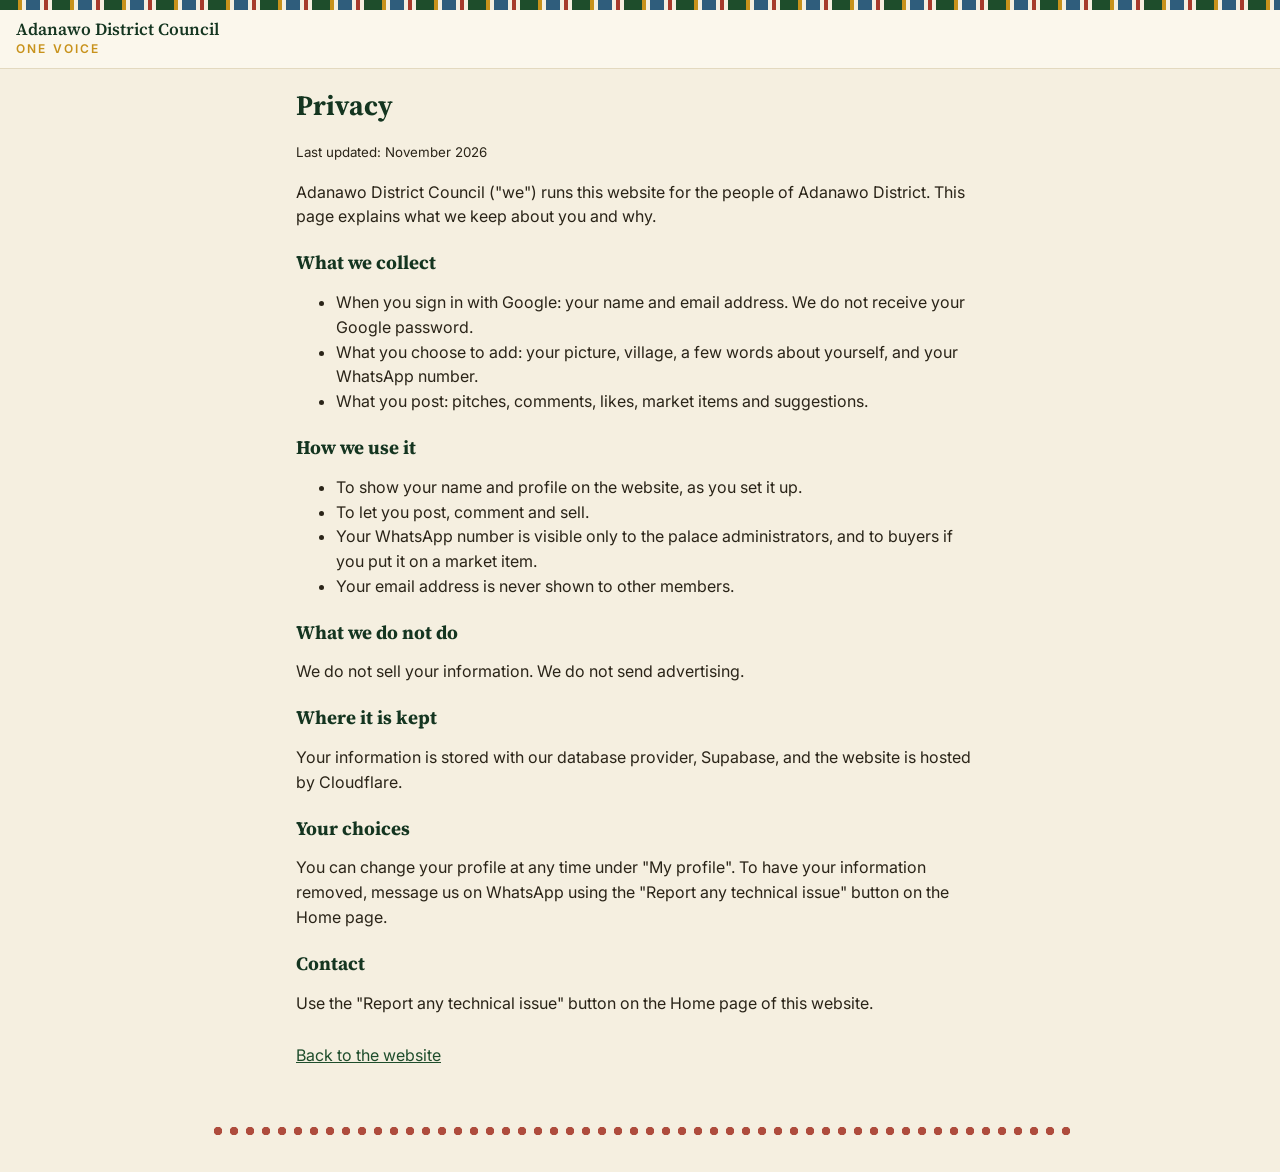
<file: privacy.html>
<!doctype html>
<html lang="en"><head><meta charset="utf-8"><meta name="viewport" content="width=device-width, initial-scale=1">
<title>Privacy | Adanawo District Council</title>
<link href="https://fonts.googleapis.com/css2?family=Inter:wght@400;500;600&family=Source+Serif+4:wght@500;600;700&display=swap" rel="stylesheet">
<link rel="stylesheet" href="style.css"></head><body>
<header class="top"><div class="cloth"></div><div class="bar"><a class="brand" href="./"><span><b>Adanawo District Council</b><i>One Voice</i></span></a></div></header>
<main class="legal"><h1>Privacy</h1><p><small>Last updated: November 2026</small></p>
<p>Adanawo District Council ("we") runs this website for the people of Adanawo District. This page explains what we keep about you and why.</p>
<h2>What we collect</h2><ul><li>When you sign in with Google: your name and email address. We do not receive your Google password.</li>
<li>What you choose to add: your picture, village, a few words about yourself, and your WhatsApp number.</li>
<li>What you post: pitches, comments, likes, market items and suggestions.</li></ul>
<h2>How we use it</h2><ul><li>To show your name and profile on the website, as you set it up.</li><li>To let you post, comment and sell.</li>
<li>Your WhatsApp number is visible only to the palace administrators, and to buyers if you put it on a market item.</li>
<li>Your email address is never shown to other members.</li></ul>
<h2>What we do not do</h2><p>We do not sell your information. We do not send advertising.</p>
<h2>Where it is kept</h2><p>Your information is stored with our database provider, Supabase, and the website is hosted by Cloudflare.</p>
<h2>Your choices</h2><p>You can change your profile at any time under "My profile". To have your information removed, message us on WhatsApp using the "Report any technical issue" button on the Home page.</p>
<h2>Contact</h2><p>Use the "Report any technical issue" button on the Home page of this website.</p><p style="margin-top:28px"><a href="./">Back to the website</a></p></main>
<footer><div class="beads"></div></footer></body></html>
</file>
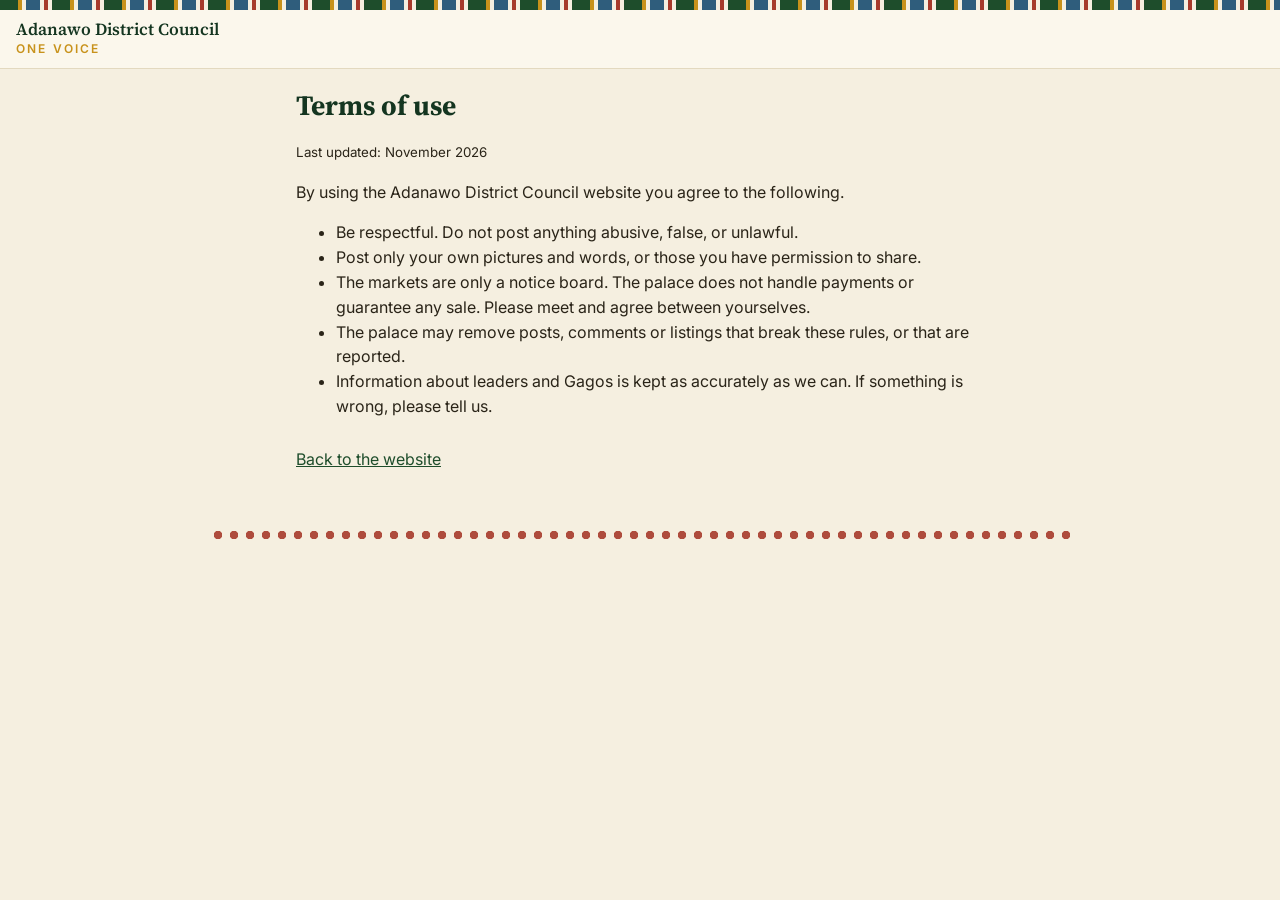
<file: terms.html>
<!doctype html>
<html lang="en"><head><meta charset="utf-8"><meta name="viewport" content="width=device-width, initial-scale=1">
<title>Terms | Adanawo District Council</title>
<link href="https://fonts.googleapis.com/css2?family=Inter:wght@400;500;600&family=Source+Serif+4:wght@500;600;700&display=swap" rel="stylesheet">
<link rel="stylesheet" href="style.css"></head><body>
<header class="top"><div class="cloth"></div><div class="bar"><a class="brand" href="./"><span><b>Adanawo District Council</b><i>One Voice</i></span></a></div></header>
<main class="legal"><h1>Terms of use</h1><p><small>Last updated: November 2026</small></p>
<p>By using the Adanawo District Council website you agree to the following.</p>
<ul><li>Be respectful. Do not post anything abusive, false, or unlawful.</li><li>Post only your own pictures and words, or those you have permission to share.</li>
<li>The markets are only a notice board. The palace does not handle payments or guarantee any sale. Please meet and agree between yourselves.</li>
<li>The palace may remove posts, comments or listings that break these rules, or that are reported.</li>
<li>Information about leaders and Gagos is kept as accurately as we can. If something is wrong, please tell us.</li></ul><p style="margin-top:28px"><a href="./">Back to the website</a></p></main>
<footer><div class="beads"></div></footer></body></html>
</file>
<file: style.css>
:root{--cream:#F5EFE0;--paper:#FBF7EC;--green:#1E4D2B;--greenDark:#143520;--mustard:#C8921B;--blue:#2F5D7C;--bead:#A63A2B;--ink:#2A2418;--soft:#6B6250}
*{box-sizing:border-box}
html{-webkit-text-size-adjust:100%}
body{margin:0;background:var(--cream);color:var(--ink);font:16px/1.55 Inter,system-ui,sans-serif}
h1,h2,h3{font-family:'Source Serif 4',Georgia,serif;color:var(--greenDark);line-height:1.2;margin:0}
a{color:var(--green)}
svg.ic{width:1em;height:1em;vertical-align:-.12em}
.cloth,.bandline{height:10px;background:repeating-linear-gradient(90deg,var(--green) 0 18px,var(--mustard) 18px 22px,var(--cream) 22px 26px,var(--blue) 26px 40px,var(--cream) 40px 44px,var(--bead) 44px 48px,var(--cream) 48px 52px)}
.top{background:var(--paper);border-bottom:1px solid #e3d9bf;position:sticky;top:0;z-index:5}
.bar{display:flex;align-items:center;justify-content:space-between;gap:12px;padding:10px 16px}
.brand{display:flex;align-items:center;gap:10px;text-decoration:none;color:var(--green);min-width:0}
.logo{width:44px;height:44px;flex:none;color:var(--green)}
.brand span{display:flex;flex-direction:column;min-width:0}
.brand b{font:600 17px/1.15 'Source Serif 4',serif;color:var(--greenDark)}
.brand i{font-style:normal;font-size:12px;letter-spacing:.18em;text-transform:uppercase;color:var(--mustard);font-weight:600}
#nav{display:flex;gap:4px;overflow-x:auto;padding:0 12px 8px;scrollbar-width:none}
#nav::-webkit-scrollbar{display:none}
#nav a{white-space:nowrap;text-decoration:none;color:var(--soft);padding:7px 14px;border-radius:999px;font-weight:500;font-size:15px}
#nav a.on{background:var(--green);color:#fff}
main{max-width:860px;margin:0 auto;padding:20px 16px 40px}
.loading,.empty{color:var(--soft);text-align:center;padding:30px 0}
.err{background:#f8e3df;border:1px solid #e3b4ab;color:#7d2a1f;padding:12px 14px;border-radius:10px}
.btn{font:600 15px Inter,sans-serif;border:0;border-radius:10px;padding:11px 16px;background:var(--green);color:#fff;cursor:pointer;text-decoration:none;display:inline-block}
.btn.alt{background:transparent;color:var(--green);border:1.5px solid var(--green)}
.btn.small{padding:7px 12px;font-size:13px}
.btn:disabled{opacity:.55}
#authBox{display:flex;align-items:center;gap:8px;flex:none}
#authBox .who{font-size:13px;color:var(--soft);max-width:110px;overflow:hidden;text-overflow:ellipsis;white-space:nowrap}
.hero{background:var(--green);color:#fff;border-radius:16px;padding:26px 20px;text-align:center;position:relative;overflow:hidden}
.hero h1{color:#fff;font-size:28px}
.hero .motto{display:inline-block;margin-top:10px;letter-spacing:.3em;text-transform:uppercase;font-size:13px;color:var(--mustard);font-weight:600}
.hero .palms{position:absolute;bottom:-4px;color:rgba(255,255,255,.12);width:70px;height:74px}
.hero .palms.l{left:6px}.hero .palms.r{right:6px;transform:scaleX(-1)}
.hero .bandline{position:absolute;left:0;right:0;bottom:0;height:7px}
.section{margin-top:28px}
.section>h2{font-size:22px;display:flex;align-items:center;gap:8px}
.section>h2 svg{color:var(--mustard)}
.section .lead{color:var(--soft);margin:4px 0 14px;font-size:15px}
.note{background:var(--paper);border:1px solid #e3d9bf;border-left:5px solid var(--mustard);border-radius:12px;padding:16px 18px;margin-top:22px}
.note p{margin:0 0 8px;white-space:pre-wrap;font-family:'Source Serif 4',serif;font-size:18px}
.note small{color:var(--soft)}
.card{background:var(--paper);border:1px solid #e3d9bf;border-radius:14px;padding:14px}
.post{background:var(--paper);border:1px solid #e3d9bf;border-top:4px solid var(--green);border-radius:12px;padding:14px 16px;margin-bottom:12px}
.post h3{font-size:18px}.post p{margin:6px 0;white-space:pre-wrap}.post small{color:var(--soft)}
textarea,input[type=text],input[type=search]{width:100%;font:16px Inter,sans-serif;border:1.5px solid #d9cda8;border-radius:10px;padding:10px 12px;background:#fff;color:var(--ink)}
textarea{min-height:90px;resize:vertical}
label{display:block;font-weight:600;margin:10px 0 4px;font-size:14px}
.people{display:grid;grid-template-columns:repeat(auto-fill,minmax(150px,1fr));gap:14px}
.person{text-align:center;padding:16px 12px;position:relative}
.person .photo{width:92px;height:92px;border-radius:50%;margin:0 auto 10px;background:#ece3c9;display:flex;align-items:center;justify-content:center;color:#b8aa80;position:relative;border:3px solid var(--cream);box-shadow:0 0 0 2px #d9cda8}
.person .photo img{width:100%;height:100%;border-radius:50%;object-fit:cover}
.person .photo svg.p{width:54px;height:54px}
.badge{position:absolute;right:-4px;bottom:-2px;width:34px;height:34px;display:flex;align-items:center;justify-content:center}
.badge svg{width:100%;height:100%}
.mark-crown .badge{color:var(--mustard);bottom:auto;top:-22px;right:50%;transform:translateX(50%);width:38px;height:36px}
.mark-crown,.mark-crown_seal{border-top:4px solid var(--mustard)}
.crownTop{position:absolute;top:-24px;left:50%;transform:translateX(-50%);width:38px;height:36px;color:var(--mustard)}
.crownTop svg{width:100%;height:100%}
.mark-crown .photo,.mark-crown_seal .photo{box-shadow:0 0 0 2px var(--mustard)}
.person h3{font-size:16px}
.person .pt{font-size:14px;color:var(--soft);margin:4px 0 0}
.person .off{font-size:13px;color:var(--blue);font-weight:500;margin:2px 0 0}
.person.big{grid-column:1/-1}
.tag{display:inline-block;font-size:11px;letter-spacing:.1em;text-transform:uppercase;color:var(--mustard);font-weight:600}
.late{color:var(--soft);font-size:13px;font-style:italic}
.area{margin-top:22px}
.area .head{background:var(--green);color:#fff;border-radius:12px 12px 0 0;padding:14px 16px;display:flex;justify-content:space-between;align-items:center;gap:10px}
.area .head h2{color:#fff;font-size:21px}
.area .head span{font-size:13px;opacity:.85}
.area.hq .head{background:var(--blue)}
.area .body{background:var(--paper);border:1px solid #e3d9bf;border-top:0;border-radius:0 0 12px 12px;padding:14px 16px}
.chips{display:flex;flex-wrap:wrap;gap:6px;margin-bottom:12px}
.chip{background:#ece3c9;border-radius:999px;padding:4px 11px;font-size:13px;color:var(--ink)}
.chip.hq{background:var(--blue);color:#fff}
details.vg{border-top:1px solid #e3d9bf;padding:8px 0}
details.vg summary{cursor:pointer;font-weight:600;color:var(--greenDark);list-style:none;display:flex;justify-content:space-between;gap:8px}
details.vg summary::-webkit-details-marker{display:none}
details.vg summary span{font-weight:400;color:var(--soft);font-size:13px}
.gago{display:flex;align-items:center;gap:10px;padding:8px 0;border-bottom:1px dashed #e3d9bf}
.gago:last-child{border:0}
.gago svg{width:22px;height:22px;flex:none}
.gago .gn{font-weight:600;font-size:15px}.gago .gt{font-size:13px;color:var(--soft)}
.gago .gp{width:36px;height:36px;border-radius:50%;object-fit:cover;flex:none}
.support{margin-top:34px;text-align:center}
.support .btn{background:transparent;color:var(--soft);border:1.5px dashed #bfb391;font-weight:500}
footer{text-align:center;padding:0 16px 34px;color:var(--soft);font-size:12px}
footer p{margin:10px 0 0;letter-spacing:.06em}
.beads{height:14px;background:radial-gradient(circle,var(--bead) 4px,transparent 4.5px) 0 50%/16px 14px repeat-x;margin:0 auto;max-width:860px;opacity:.9}
.modal{position:fixed;inset:0;background:rgba(20,53,32,.55);display:flex;align-items:flex-end;justify-content:center;z-index:20}
.modal[hidden]{display:none}
.sheet{background:var(--paper);width:100%;max-width:520px;border-radius:18px 18px 0 0;padding:20px 18px 26px;max-height:88vh;overflow:auto}
@media(min-width:600px){.modal{align-items:center}.sheet{border-radius:18px}}
.sheet h2{font-size:21px;margin-bottom:8px}
.row{display:flex;gap:8px;flex-wrap:wrap;margin-top:12px}
.code{font:700 26px 'Source Serif 4',serif;letter-spacing:.2em;background:#fff;border:2px dashed var(--mustard);padding:10px 14px;border-radius:10px;display:inline-block;margin:8px 0}
.admin-row{display:flex;gap:10px;align-items:center;justify-content:space-between;padding:10px 0;border-bottom:1px solid #e3d9bf}
.admin-row b{font-size:15px}.admin-row small{display:block;color:var(--soft)}
.flag{color:var(--bead);font-weight:600;font-size:12px}
.toast{position:fixed;left:50%;bottom:22px;transform:translateX(-50%);background:var(--greenDark);color:#fff;padding:10px 16px;border-radius:10px;z-index:30;font-size:14px}
/* ---- v2 additions ---- */
.who{font-size:13px;color:var(--soft);max-width:110px;overflow:hidden;text-overflow:ellipsis;white-space:nowrap;text-decoration:none}
.livebar{display:flex;align-items:center;gap:8px;background:var(--bead);color:#fff;text-decoration:none;border-radius:10px;padding:10px 14px;margin-top:14px;font-weight:600}
.dot{width:10px;height:10px;border-radius:50%;background:#fff;animation:pulse 1.2s infinite}
@keyframes pulse{50%{opacity:.3}}
.post .pic{width:100%;max-height:360px;object-fit:cover;border-radius:10px;margin:8px 0}
.post .meta{margin:4px 0;font-size:14px;color:var(--soft)}
.acts{display:flex;gap:8px;flex-wrap:wrap;margin-top:10px}
.acts button{font:500 13px Inter,sans-serif;background:#ece3c9;border:0;border-radius:999px;padding:6px 12px;cursor:pointer;color:var(--ink)}
.acts button.on{background:var(--bead);color:#fff}
.cbox{margin-top:10px;border-top:1px dashed #d9cda8;padding-top:8px}
.cm{font-size:14px;padding:3px 0}
.row input[type=text]{flex:1;min-width:0}
select{width:100%;font:16px Inter,sans-serif;border:1.5px solid #d9cda8;border-radius:10px;padding:10px 12px;background:#fff;color:var(--ink)}
input[type=date],input[type=datetime-local]{width:100%;font:16px Inter,sans-serif;border:1.5px solid #d9cda8;border-radius:10px;padding:10px 12px;background:#fff}
details.card summary{cursor:pointer}
.alo-hero{position:relative;background:var(--paper);border:1px solid #e3d9bf;border-radius:16px;text-align:center;padding:28px 16px 20px;overflow:hidden}
.alo-hero h1{font-size:40px;color:var(--bead)}.alo-hero p{margin:2px 0 0;letter-spacing:.25em;text-transform:uppercase;font-size:12px;color:var(--mustard);font-weight:600}
.alo-hero .cal{width:34px;height:40px;color:var(--mustard)}
.stat{display:inline-block;font-size:12px;font-weight:600;padding:3px 10px;border-radius:999px;background:#ece3c9;color:var(--ink)}
.s-confirmed{background:#d7e8d4;color:#1E4D2B}.s-unable{background:#f1d9d4;color:#7d2a1f}.s-invited{background:#f3e5bd;color:#7a5a0c}
.tiles{display:grid;grid-template-columns:repeat(3,1fr);gap:8px;margin-top:12px}
.tile{background:var(--paper);border:1px solid #e3d9bf;border-top:4px solid var(--blue);border-radius:10px;padding:10px;text-align:center}
.tile b{display:block;font-size:14px}.tile small{color:var(--soft);font-size:12px}
.meet.live{border-top-color:var(--bead);box-shadow:0 0 0 2px rgba(166,58,43,.25)}
.gallery{display:flex;gap:6px;overflow-x:auto;margin-top:8px}.gallery img{height:90px;border-radius:8px}
.room{background:var(--paper);border:1px solid #e3d9bf;border-left:5px solid var(--bead);border-radius:12px;padding:6px 16px 14px}
.listing{display:flex;gap:12px;padding:10px 0;border-bottom:1px dashed #e3d9bf}.listing:last-child{border:0}
.listing img,.listing .noimg{width:84px;height:84px;object-fit:cover;border-radius:10px;flex:none;background:#ece3c9;display:flex;align-items:center;justify-content:center;color:#b8aa80;font-size:30px}

.legal{max-width:720px;margin:0 auto;padding:20px 16px 40px}.legal h1{font-size:28px;margin-bottom:6px}.legal h2{font-size:19px;margin:22px 0 6px}.legal p,.legal li{font-size:16px}
footer .links a{color:var(--soft);margin:0 8px;font-size:13px}

/* ---- v4: groups and sign-in ---- */
input[type=password]{width:100%;font:16px Inter,sans-serif;border:1.5px solid #d9cda8;border-radius:10px;padding:10px 12px;background:#fff;color:var(--ink)}
.gtabs{display:flex;gap:6px;margin:14px 0;overflow-x:auto}
.gtabs button{font:600 14px Inter,sans-serif;border:1.5px solid var(--green);background:transparent;color:var(--green);border-radius:999px;padding:8px 16px;cursor:pointer;white-space:nowrap}
.gtabs button.on{background:var(--green);color:#fff}
.gcard{display:flex;justify-content:space-between;align-items:center;gap:10px;background:var(--paper);border:1px solid #e3d9bf;border-left:5px solid var(--green);border-radius:12px;padding:14px 16px;margin-bottom:10px}
.gcard b{font-family:'Source Serif 4',serif;font-size:17px;color:var(--greenDark)}.gcard small{display:block;color:var(--soft)}
.pin{color:var(--mustard);font-weight:600;font-size:12px;letter-spacing:.1em;text-transform:uppercase}
.attach{display:inline-block;margin-top:6px;padding:8px 12px;background:#ece3c9;border-radius:8px;text-decoration:none;color:var(--ink);font-size:14px}
.chat{background:var(--paper);border:1px solid #e3d9bf;border-radius:12px;padding:10px;height:52vh;overflow-y:auto;display:flex;flex-direction:column;gap:8px}
.msg{max-width:85%;background:#fff;border:1px solid #e3d9bf;border-radius:12px;padding:7px 11px;align-self:flex-start}
.msg.mine{align-self:flex-end;background:#dcebd6;border-color:#bcd3b4}
.msg b{display:block;font-size:12px;color:var(--blue)}.msg small{color:var(--soft);font-size:11px}
.lnk{background:none;border:0;color:var(--bead);text-decoration:underline;cursor:pointer;font:inherit;padding:0 4px}

/* ---- v5: profile pages ---- */
a.plink{text-decoration:none;color:inherit;display:block}
a.card.person{display:block}
a.gago.plink{display:flex}
a.plink:active{opacity:.8}
.profile{text-align:center;padding:22px 16px}
.profile .photo{width:132px;height:132px;border-radius:50%;margin:0 auto 12px;background:#ece3c9;display:flex;align-items:center;justify-content:center;color:#b8aa80;position:relative;border:3px solid var(--cream);box-shadow:0 0 0 2px #d9cda8}
.profile .photo img{width:100%;height:100%;border-radius:50%;object-fit:cover}.profile .photo svg.p{width:64px;height:64px}
.profile h1{font-size:26px}.profile .pt{color:var(--soft);margin:4px 0}.profile .bio{text-align:left;white-space:pre-wrap;margin-top:14px}
.post small a{color:var(--green)}

/* ---- v8: WhatsApp, audio, Hall of Honour ---- */
.btn.wa{background:#25D366;color:#fff;display:inline-flex;align-items:center;gap:8px}
.btn.wa svg{width:20px;height:20px}
.rec{background:#fff;border:1.5px dashed #d9cda8;border-radius:12px;padding:10px 12px}
.rec-top{display:flex;align-items:center;gap:10px;flex-wrap:wrap}
.rec-time{font-size:14px;color:var(--soft)}
.rec audio,.story-audio,.cm audio{width:100%;margin-top:8px}
.rec-row{display:flex;gap:14px;flex-wrap:wrap;margin-top:6px}
.rec-row label{display:inline;margin:0;font-weight:500;cursor:pointer}
.lnk{background:none;border:0;color:var(--bead);text-decoration:underline;cursor:pointer;font:inherit;padding:0 4px}
.trans{background:#f4ecd3;border-left:4px solid var(--mustard);border-radius:8px;padding:8px 12px;margin:8px 0}
.trans p{margin:4px 0 0}
.told{display:block;margin:2px 0 6px;font-weight:500}
details.howto{margin:8px 0;background:#fff;border:1px solid #e3d9bf;border-radius:10px;padding:8px 12px}
details.howto ol{margin:8px 0;padding-left:20px}
.hall h1{color:var(--green)}
.wall{display:grid;grid-template-columns:repeat(auto-fill,minmax(165px,1fr));gap:16px;margin-top:8px}
.frame{position:relative;margin:0;padding:10px;border-radius:3px;background:linear-gradient(135deg,#f1d98a,#b8860b 30%,#f4e3a0 55%,#9a6f10);box-shadow:0 8px 16px rgba(42,36,24,.3),inset 0 0 0 2px rgba(255,255,255,.4)}
.frame::before{content:"";position:absolute;inset:6px;border:1.5px solid rgba(90,58,0,.5);pointer-events:none}
.frame .mat{background:#fbf7ec;padding:10px;border:3px solid #8a6410;box-shadow:inset 0 0 6px rgba(0,0,0,.25)}
.frame img{display:block;width:100%;aspect-ratio:4/5;object-fit:cover}
.frame .noimg{aspect-ratio:4/5;display:flex;align-items:center;justify-content:center;background:#ece3c9;color:#b8aa80;font-size:64px}
.frame .plate{margin-top:10px;text-align:center;background:var(--greenDark);color:#f1d98a;border:1px solid var(--mustard);padding:10px 8px;display:flex;flex-direction:column;gap:2px}
.frame .plate .aw{font:600 12px Inter,sans-serif;letter-spacing:.14em;text-transform:uppercase;color:#e8c768}
.frame .plate b{font:600 17px 'Source Serif 4',serif;color:#fff}
.frame .plate b a{color:#fff;text-decoration:none}
.frame .plate small{color:#d9cda8}
.frame .plate p{margin:6px 0 0;font-size:13px;color:#f5efe0;white-space:pre-wrap}
.f-green{background:linear-gradient(135deg,#2f6b3f,#143520 40%,#2f6b3f 60%,#0f2a19)}
.f-green::before{border-color:rgba(232,199,104,.8)}
.f-green .mat{border-color:var(--mustard)}
.f-wood{background:repeating-linear-gradient(100deg,#6b4423 0 7px,#7d5230 7px 14px,#5a3718 14px 18px)}
.f-wood::before{border-color:rgba(245,225,170,.55)}
.f-wood .mat{border-color:#3d2511}
.f-memoriam{background:linear-gradient(135deg,#4a4a4a,#1c1c1c 45%,#3b3b3b)}
.f-memoriam::before{border-color:rgba(255,255,255,.35)}
.f-memoriam .mat{border-color:#111}
.f-memoriam .plate{background:#111;color:#ddd}
.f-memoriam::after{content:"";position:absolute;top:0;right:0;width:46px;height:46px;background:linear-gradient(225deg,#000 50%,transparent 50%)}
[hidden]{display:none!important}

.authmark{display:inline-block;width:14px;height:14px;vertical-align:-2px;margin-right:4px;color:var(--mustard)}
.authmark svg{width:14px;height:14px}
.authtitle{color:var(--soft)}
.card.write{margin:16px 0}
</file>
